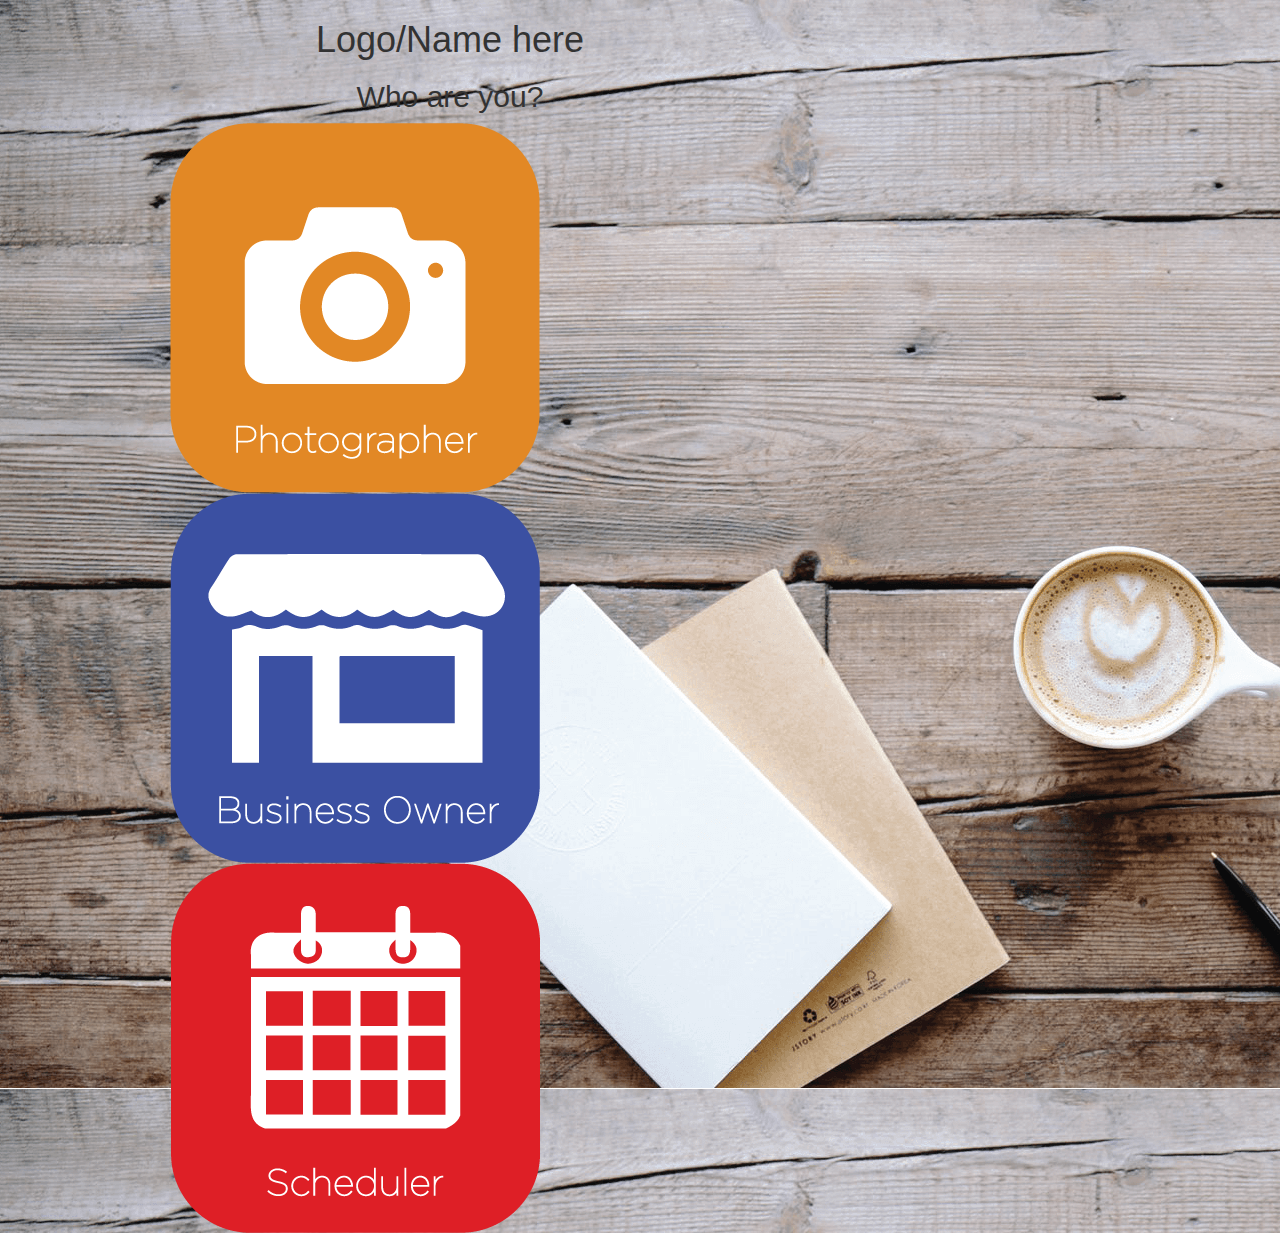
<file: Front-End/index.html>
<!DOCTYPE html>
<html lang="en">

<head>
    <title>Brand Name</title>
    <meta charset="utf-8">
    <meta name="viewport" content="width=device-width, initial-scale=1">
    <link rel="stylesheet" href="https://maxcdn.bootstrapcdn.com/bootstrap/3.3.7/css/bootstrap.min.css">
    <link rel="stylesheet" type="text/css" href="css/styles.css">
    <script src="https://ajax.googleapis.com/ajax/libs/jquery/3.2.1/jquery.min.js"></script>
    <script src="https://maxcdn.bootstrapcdn.com/bootstrap/3.3.7/js/bootstrap.min.js"></script>
</head>

<body>
    <div class="logo-area text-center">
        <div class="container">
            <div class="col-md-8">
                <h1 class="display-1">Logo/Name here</h1>
                <div class="info-area">
                    <h2>Who are you?</h2>
                </div>
            </div>
        </div>
    </div>
    <div class="icon-area row text-center">
        <div class="container">
            <div class="col-md-6">
                <a href="html/photographer-account-creation.html"><img class="image-responsive" src="img/PhotographyIcon.png" alt="Photographer-Icon"></a>
                <a href="html/business-account-creation.html"><img class="product-image image-responsive" src="img/BusinessOwnerIcon.png" alt="Business-Icon"></a>
                <a href="html/scheduler-account-creation.html"><img class="image-responsive" src="img/SchedulerIcon.png" alt="Scheduler-Icon"></a>
            </div>
        </div>
    </div>
</body>

</html>
</file>
<file: Front-End/css/styles.css>
@font-face {
    font-family: 'Gotham Bold';
    src: url("../fonts/Gotham Bold Regular.ttf");
}

body {
    background-image: url("../img/BackgroundHomePage.png");
}


/*.logo-area {
    margin-top: 100px;
    text-align: center;
    font-family: 'Gotham Bold';
    color: white;
}

.logo-area h1 {
    font-size: 100%;
}

.logo-area h2 {
    font-size: 50%;
}


.icon-area {
    margin-top: 75px;
}



.icon-area img {
    margin: 0 50px 0 50px;
    width: 7.5%;
    height: 4.5%;
}*/
</file>
